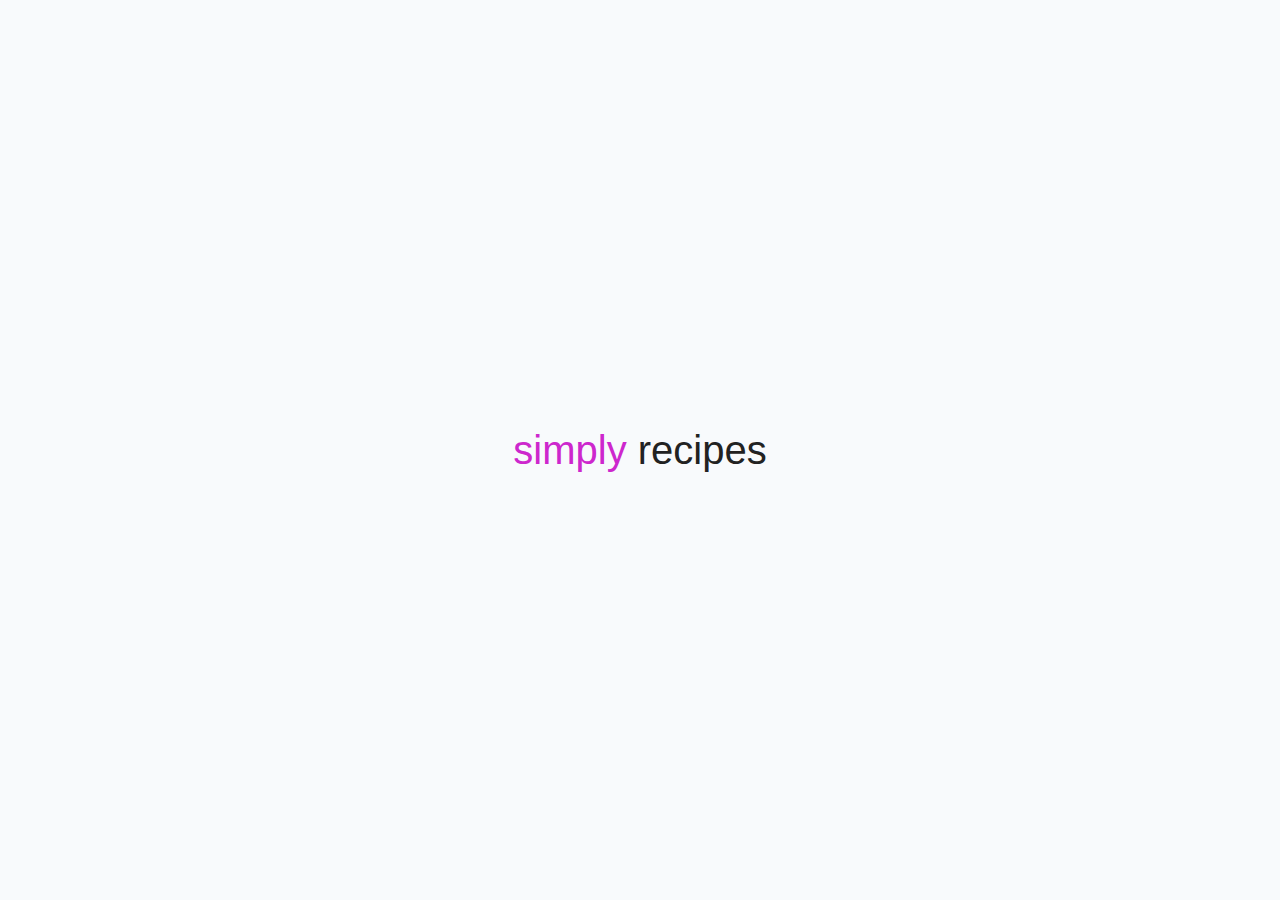
<file: simple recipes/index.html>
<!DOCTYPE html>
<html lang="en">
<head>
    <meta charset="UTF-8">
    <meta http-equiv="X-UA-Compatible" content="IE=edge">
    <meta name="viewport" content="width=device-width, initial-scale=1.0">
    <link rel="stylesheet" href="./css/style.css">
    <title>simply-recipes</title>
</head>
<body>
    <div id="container">
        <div id="logo" href="./index.html"> <a>simply</a> recipes</div>
    </div>
    <style>
    #logo{
    color: #222;
    font-size: 40px;
    word-spacing: 0px;
    cursor: pointer;
    height: fit-content;
    align-self: center;
    justify-self: center;

}
#logo a{
    color: rgb(205, 39, 205);
    box-shadow: 1 1 0 ;
    padding-bottom: 5px;

}
#container{
    width: 100%;
    height: 100%;
    display: flex;
    align-content: center;
    justify-content: center;

}
</style>
<script>
    setTimeout(()=>{
        window.open('./pages/home.html','_self');
    },2000);
</script>
</body>
</html>
</file>
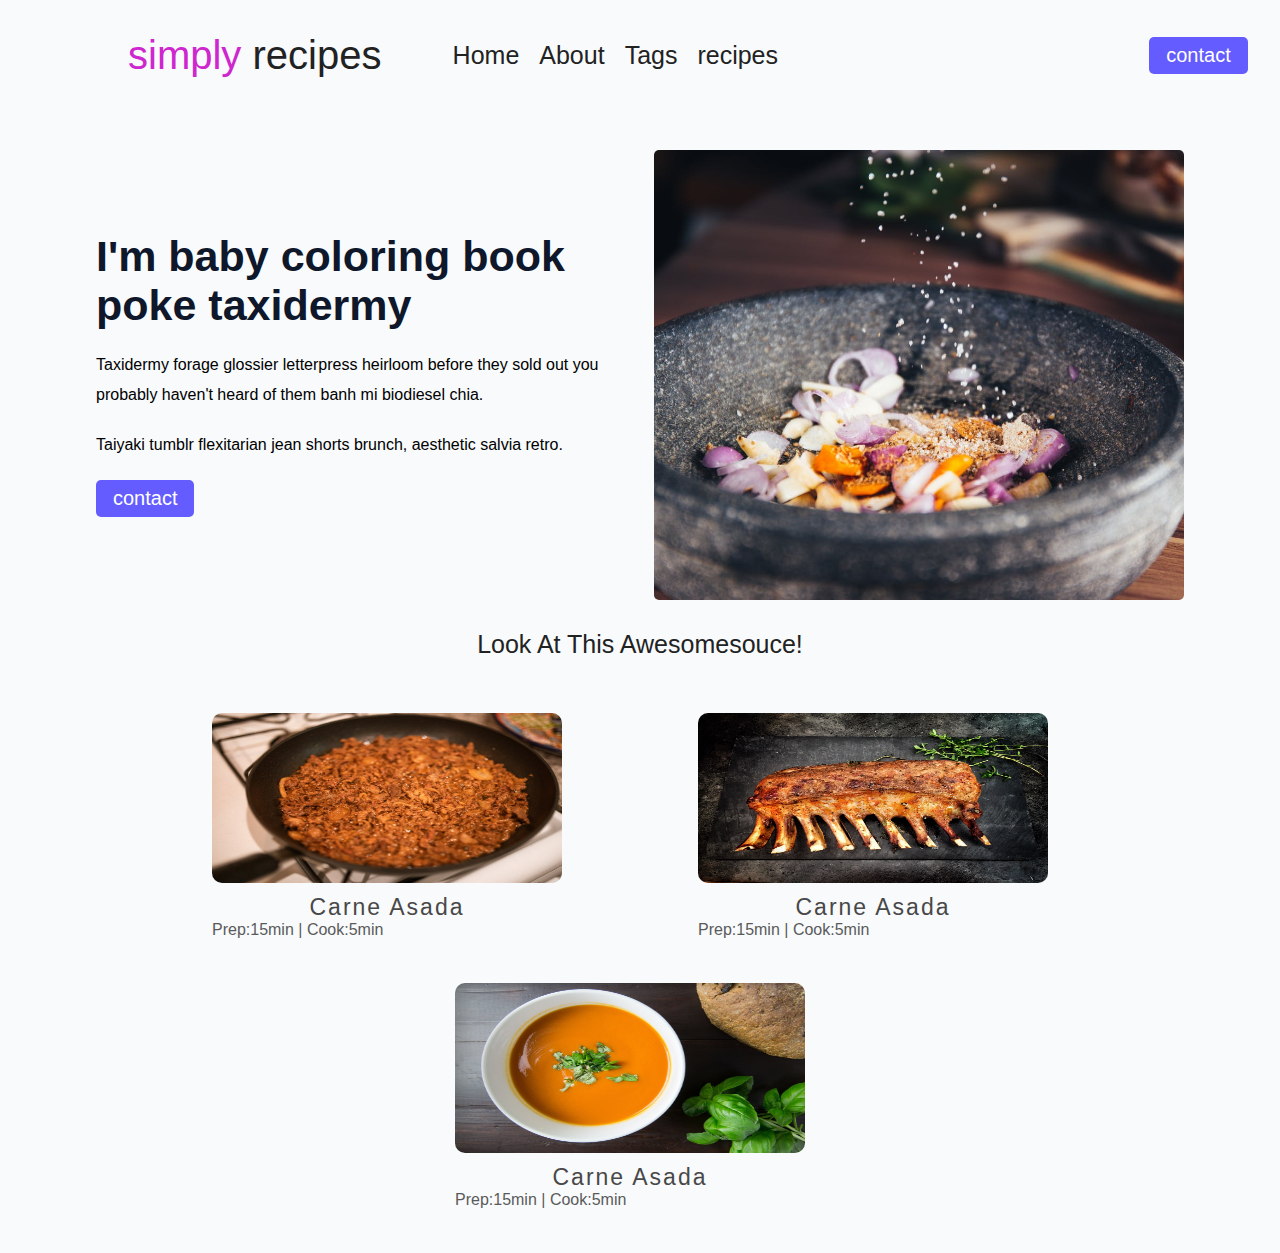
<file: simple recipes/pages/about.html>
<!DOCTYPE html>
<html lang="en">
<head>
    <meta charset="UTF-8">
    <meta http-equiv="X-UA-Compatible" content="IE=edge">
    <meta name="viewport" content="width=device-width, initial-scale=1.0">
    <link rel="stylesheet" href="../css/style.css">
    <link rel="stylesheet" href="../css/about.css">
    <link rel="stylesheet" href="../css/media.css">
    <title>about</title>
</head>
<body>
    <div id="pop-up">
        <ul id="mob-nav">
            <hr>
            <li class="mob-navelement" id="mob-nav-home">Home</li>
            <hr>
            <li class="mob-navelement" id="mob-nav-about">About</li>
            <hr>
            <li class="mob-navelement" id="mob-nav-tags">Tags</li>
            <hr>
            <li class="mob-navelement" id="mob-nav-recipes">recipes</li>
            <hr>
            <div id="mob-contact">contact</div>
        </ul>
    </div>
    <header>
        <div id="logo" href="./index.html"> <a>simply</a> recipes</div>
        <ul id="nav">
            <li class="navelement" id="nav-home">Home</li>
            <li class="navelement" id="nav-about">About</li>
            <li class="navelement" id="nav-tags">Tags</li>
            <li class="navelement" id="nav-recipes">recipes</li>
        </ul>
        <div id="contact">contact</div>
        <div id="hamburger">
            <img src="../img/hamburger.svg" alt="hamburger">
        </div>
    </header>
    <div id="main-body">
        <div id="container">
            <div id="intro">
                <div id="info">
                    <h1>I'm baby coloring book poke taxidermy</h1>
                    <p>Taxidermy forage glossier letterpress heirloom before they sold out you probably haven't heard of them banh mi biodiesel chia.</p>
                    <p>Taiyaki tumblr flexitarian jean shorts brunch, aesthetic salvia retro.</p>
                    <a id="contact" href="./contact.html">contact</a>
                </div>
                <div id="img">img</div>
                <!--<img src="../img/about.jpeg" alt="about-img">-->
            </div>
           
        </div>
        <h3>Look At This Awesomesouce!</h3>
        <div id="recipes">
            <div class="recipe">
                <img src="../img/recipe-1.jpeg" alt="recipe-1">
                <h1>Carne Asada</h1>
                <span class="prep">Prep:15min</span>
                <span class="cook">| Cook:5min</span>
            </div>
            <div class="recipe">
                <img src="../img/recipe-2.jpeg" alt="recipe-2">
                <h1>Carne Asada</h1>
                <span class="prep">Prep:15min</span>
                <span class="cook">| Cook:5min</span>
            </div>
            <div class="recipe">
                <img src="../img/recipe-3.jpeg" alt="recipe-3">
                <h1>Carne Asada</h1>
                <span class="prep">Prep:15min</span>
                <span class="cook">| Cook:5min</span>
            </div>
        </div>
    </div>
    <script src="../js/navigation.js"></script>
    <script src="../js/menu.js"></script>
</body>
</html>
</file>
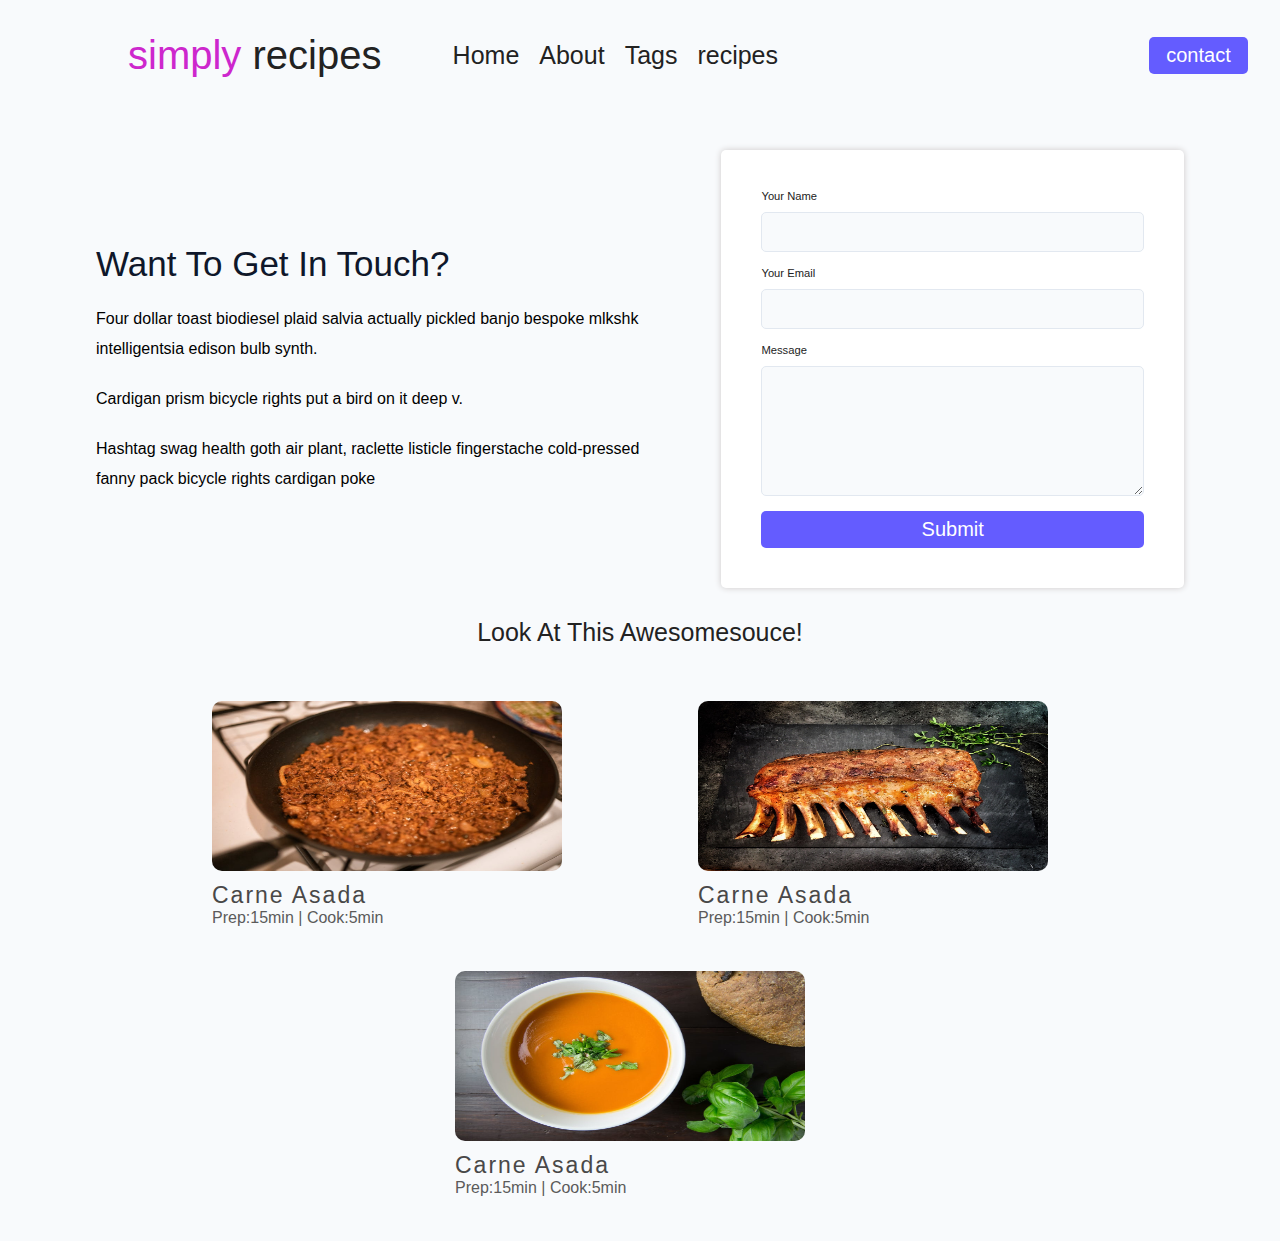
<file: simple recipes/pages/contact.html>
<!DOCTYPE html>
<html lang="en">
<head>
    <meta charset="UTF-8">
    <meta http-equiv="X-UA-Compatible" content="IE=edge">
    <meta name="viewport" content="width=device-width, initial-scale=1.0">
    <link rel="stylesheet" href="../css/style.css">
    <link rel="stylesheet" href="../css/contact.css">
    <link rel="stylesheet" href="../css/media.css">
    <title>contact</title>
</head>
<body>
    <div id="pop-up">
        <ul id="mob-nav">
            <hr>
            <li class="mob-navelement" id="mob-nav-home">Home</li>
            <hr>
            <li class="mob-navelement" id="mob-nav-about">About</li>
            <hr>
            <li class="mob-navelement" id="mob-nav-tags">Tags</li>
            <hr>
            <li class="mob-navelement" id="mob-nav-recipes">recipes</li>
            <hr>
            <div id="mob-contact">contact</div>
        </ul>
    </div>
    <header>
        <div id="logo" href="./index.html"> <a>simply</a> recipes</div>
        <ul id="nav">
            <li class="navelement" id="nav-home">Home</li>
            <li class="navelement" id="nav-about">About</li>
            <li class="navelement" id="nav-tags">Tags</li>
            <li class="navelement" id="nav-recipes">recipes</li>
        </ul>
        <div id="contact">contact</div>
        <div id="hamburger">
            <img src="../img/hamburger.svg" alt="hamburger">
        </div>
    </header>
    <div id="main-body">
        <div id="container">
            <div id="intro">
                <div id="info">
                    <h1>Want To Get In Touch?</h1>
                    <p>Four dollar toast biodiesel plaid salvia actually pickled banjo bespoke mlkshk intelligentsia edison bulb synth.</p>
                    <p>Cardigan prism bicycle rights put a bird on it deep v.</p>
                    <p>Hashtag swag health goth air plant, raclette listicle fingerstache cold-pressed fanny pack bicycle rights cardigan poke</p>
                </div>
                <form action="/">
                    <span>Your Name</span>
                    <input type="text">
                    <span>Your Email</span>
                    <input type="text">
                    <span>Message</span>
                    <textarea id="message"></textarea>
                    <button type="submit" id="submit">Submit</button>
                    
                </form>
                <!--<img src="../img/about.jpeg" alt="about-img">-->
            </div>
           
        </div>
        <h3>Look At This Awesomesouce!</h3>
        <div id="recipes">
            <div class="recipe">
                <img src="../img/recipe-1.jpeg" alt="recipe-1">
                <h1>Carne Asada</h1>
                <span class="prep">Prep:15min</span>
                <span class="cook">| Cook:5min</span>
            </div>
            <div class="recipe">
                <img src="../img/recipe-2.jpeg" alt="recipe-2">
                <h1>Carne Asada</h1>
                <span class="prep">Prep:15min</span>
                <span class="cook">| Cook:5min</span>
            </div>
            <div class="recipe">
                <img src="../img/recipe-3.jpeg" alt="recipe-3">
                <h1>Carne Asada</h1>
                <span class="prep">Prep:15min</span>
                <span class="cook">| Cook:5min</span>
            </div>
        </div>
    </div>
    <script src="../js/navigation.js"></script>
    <script src="../js/menu.js"></script>
</body>
</html>
</file>
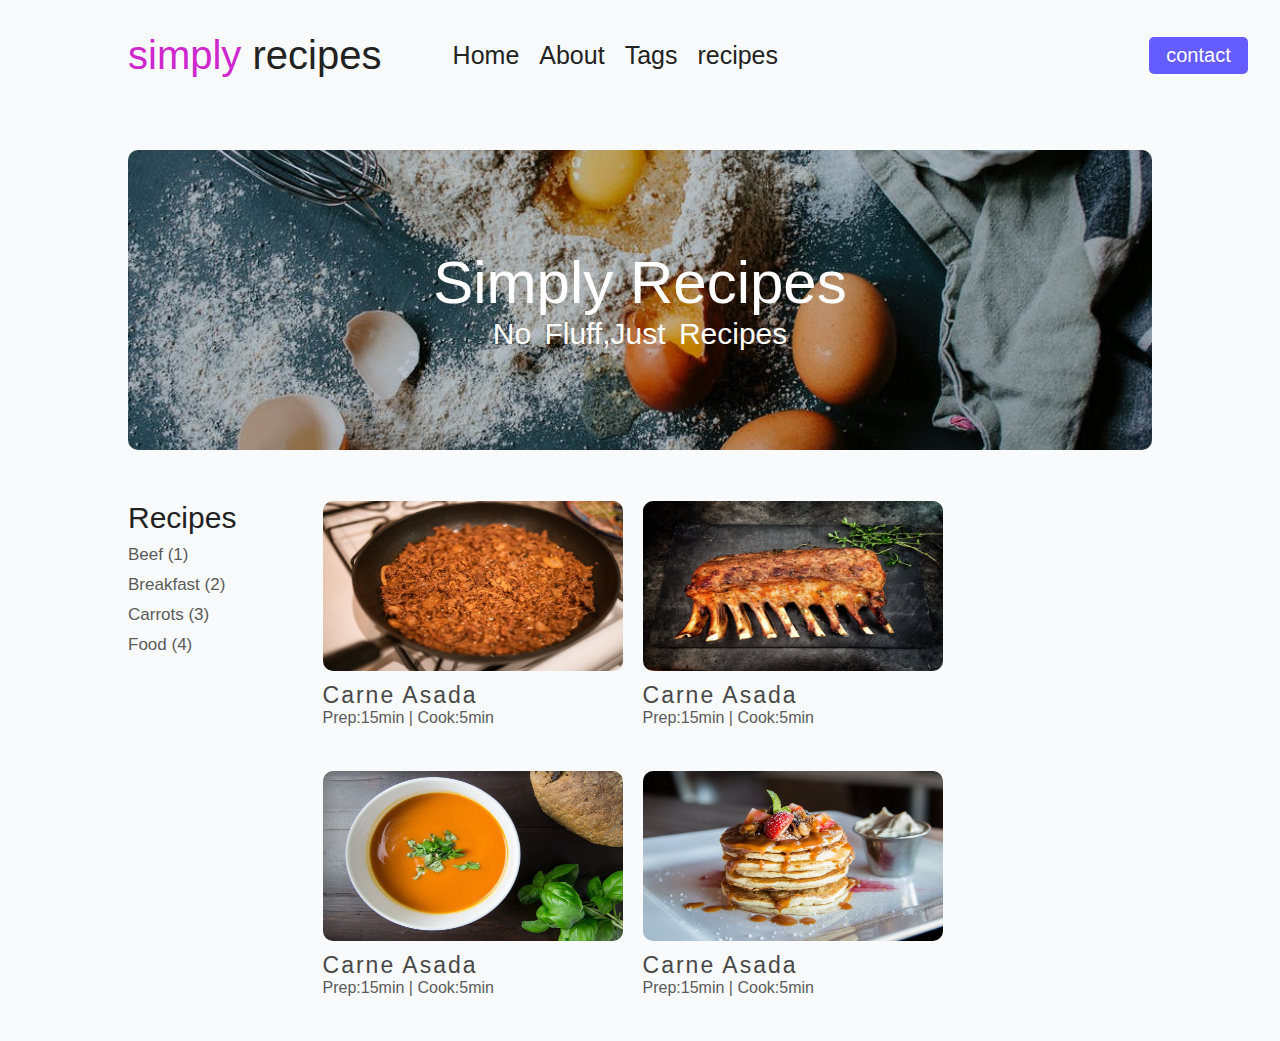
<file: simple recipes/pages/home.html>
<!DOCTYPE html>
<html lang="en">
<head>
    <meta charset="UTF-8">
    <meta http-equiv="X-UA-Compatible" content="IE=edge">
    <meta name="viewport" content="width=device-width, initial-scale=1.0">
    <link rel="stylesheet" href="../css/style.css">
    <link rel="stylesheet" href="../css/media.css">
    <title>simply-recipes</title>
</head>
<body>
    <div id="pop-up">
        <ul id="mob-nav">
            <hr>
            <li class="mob-navelement" id="mob-nav-home">Home</li>
            <hr>
            <li class="mob-navelement" id="mob-nav-about">About</li>
            <hr>
            <li class="mob-navelement" id="mob-nav-tags">Tags</li>
            <hr>
            <li class="mob-navelement" id="mob-nav-recipes">recipes</li>
            <hr>
            <div id="mob-contact">contact</div>
        </ul>
    </div>
    <header>
        <div id="logo" href="./index.html"> <a>simply</a> recipes</div>
        <ul id="nav">
            <li class="navelement" id="nav-home">Home</li>
            <li class="navelement" id="nav-about">About</li>
            <li class="navelement" id="nav-tags">Tags</li>
            <li class="navelement" id="nav-recipes">recipes</li>
        </ul>
        <div id="contact">contact</div>
        <div id="hamburger">
            <img src="../img/hamburger.svg" alt="hamburger">
        </div>
    </header>

    <div id="main-body">
        <div id="no-fluff">
            <h1>Simply Recipes</h1>
            <p>No Fluff,Just Recipes</p>
        </div>
        <div id="container">
        <div id="tags">
            <h1>Recipes</h1>
            <span class="tags-element">Beef (1)</span>
            <span class="tags-element">Breakfast (2)</span>
            <span class="tags-element">Carrots (3)</span>
            <span class="tags-element">Food (4)</span>
        </div>
        <div id="recipes">
            <div class="recipe">
                <img src="../img/recipe-1.jpeg" alt="recipe-1">
                <h1>Carne Asada</h1>
                <span class="prep">Prep:15min</span>
                <span class="cook">| Cook:5min</span>
            </div>
            <div class="recipe">
                <img src="../img/recipe-2.jpeg" alt="recipe-2">
                <h1>Carne Asada</h1>
                <span class="prep">Prep:15min</span>
                <span class="cook">| Cook:5min</span>
            </div>
            <div class="recipe">
                <img src="../img/recipe-3.jpeg" alt="recipe-3">
                <h1>Carne Asada</h1>
                <span class="prep">Prep:15min</span>
                <span class="cook">| Cook:5min</span>
            </div>
            <div class="recipe">
                <img src="../img/recipe-4.jpeg" alt="recipe-4">
                <h1>Carne Asada</h1>
                <span class="prep">Prep:15min</span>
                <span class="cook">| Cook:5min</span>
            </div>
        </div>
    </div>
    </div>
    <script src="../js/navigation.js"></script>
    <script src="../js/menu.js"></script>

</body>
</html>
</file>
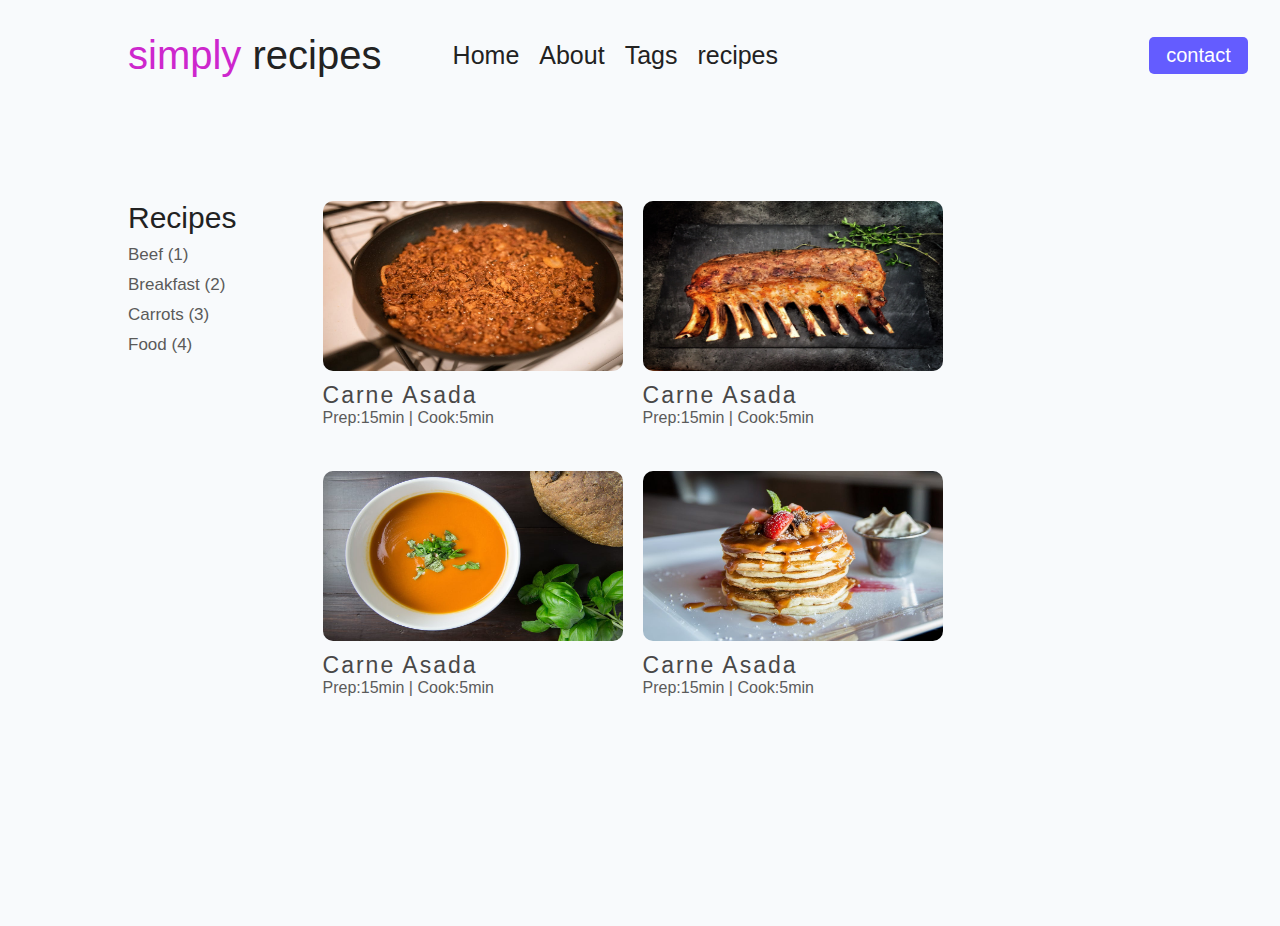
<file: simple recipes/pages/recipes.html>
<!DOCTYPE html>
<html lang="en">
<head>
    <meta charset="UTF-8">
    <meta http-equiv="X-UA-Compatible" content="IE=edge">
    <meta name="viewport" content="width=device-width, initial-scale=1.0">
    <link rel="stylesheet" href="../css/style.css">
    <link rel="stylesheet" href="../css/media.css">
    <title>recipes</title>
</head>
<body>
    <div id="pop-up">
        <ul id="mob-nav">
            <hr>
            <li class="mob-navelement" id="mob-nav-home">Home</li>
            <hr>
            <li class="mob-navelement" id="mob-nav-about">About</li>
            <hr>
            <li class="mob-navelement" id="mob-nav-tags">Tags</li>
            <hr>
            <li class="mob-navelement" id="mob-nav-recipes">recipes</li>
            <hr>
            <div id="mob-contact">contact</div>
        </ul>
    </div>
    <header>
        <div id="logo" href="./index.html"> <a>simply</a> recipes</div>
        <ul id="nav">
            <li class="navelement" id="nav-home">Home</li>
            <li class="navelement" id="nav-about">About</li>
            <li class="navelement" id="nav-tags">Tags</li>
            <li class="navelement" id="nav-recipes">recipes</li>
        </ul>
        <div id="contact">contact</div>
        <div id="hamburger">
            <img src="../img/hamburger.svg" alt="hamburger">
        </div>
    </header>
    <div id="main-body">
        <div id="container">
        <div id="tags">
            <h1>Recipes</h1>
            <span class="tags-element">Beef (1)</span>
            <span class="tags-element">Breakfast (2)</span>
            <span class="tags-element">Carrots (3)</span>
            <span class="tags-element">Food (4)</span>
        </div>
        <div id="recipes">
            <div class="recipe">
                <img src="../img/recipe-1.jpeg" alt="recipe-1">
                <h1>Carne Asada</h1>
                <span class="prep">Prep:15min</span>
                <span class="cook">| Cook:5min</span>
            </div>
            <div class="recipe">
                <img src="../img/recipe-2.jpeg" alt="recipe-2">
                <h1>Carne Asada</h1>
                <span class="prep">Prep:15min</span>
                <span class="cook">| Cook:5min</span>
            </div>
            <div class="recipe">
                <img src="../img/recipe-3.jpeg" alt="recipe-3">
                <h1>Carne Asada</h1>
                <span class="prep">Prep:15min</span>
                <span class="cook">| Cook:5min</span>
            </div>
            <div class="recipe">
                <img src="../img/recipe-4.jpeg" alt="recipe-4">
                <h1>Carne Asada</h1>
                <span class="prep">Prep:15min</span>
                <span class="cook">| Cook:5min</span>
            </div>
        </div>
    </div>
    </div>
    <script src="../js/navigation.js"></script>
    <script src="../js/menu.js"></script>
</body>
</html>
</file>
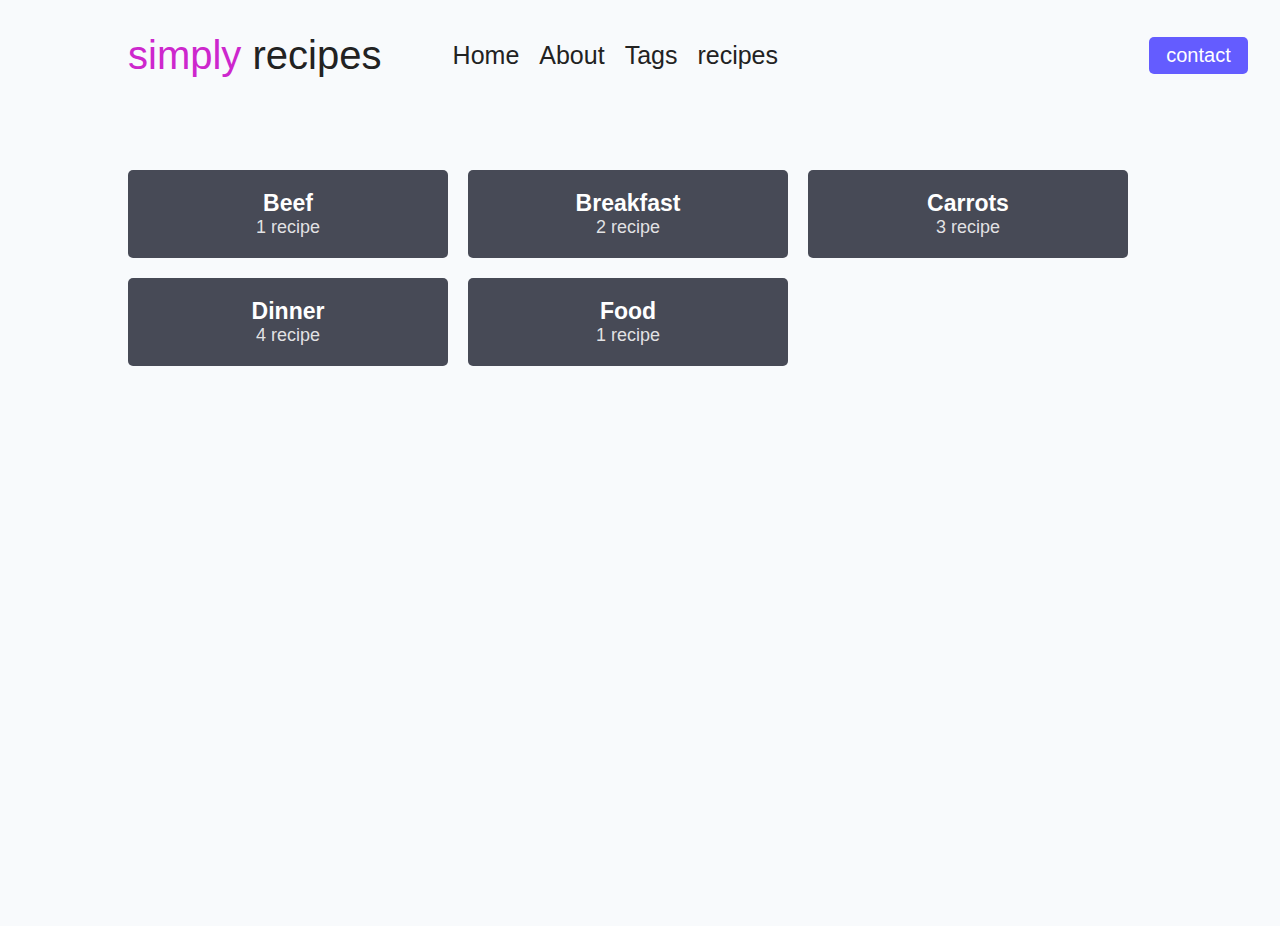
<file: simple recipes/pages/tags.html>
<!DOCTYPE html>
<html lang="en">
<head>
    <meta charset="UTF-8">
    <meta http-equiv="X-UA-Compatible" content="IE=edge">
    <meta name="viewport" content="width=device-width, initial-scale=1.0">
    <link rel="stylesheet" href="../css/style.css">
    <link rel="stylesheet" href="../css/tags.css">
    <link rel="stylesheet" href="../css/media.css">
    <title>tags</title>
</head>
<body>
    <div id="pop-up">
        <ul id="mob-nav">
            <hr>
            <li class="mob-navelement" id="mob-nav-home">Home</li>
            <hr>
            <li class="mob-navelement" id="mob-nav-about">About</li>
            <hr>
            <li class="mob-navelement" id="mob-nav-tags">Tags</li>
            <hr>
            <li class="mob-navelement" id="mob-nav-recipes">recipes</li>
            <hr>
            <div id="mob-contact">contact</div>
        </ul>
    </div>
    <header>
        <div id="logo" href="./index.html"> <a>simply</a> recipes</div>
        <ul id="nav">
            <li class="navelement" id="nav-home">Home</li>
            <li class="navelement" id="nav-about">About</li>
            <li class="navelement" id="nav-tags">Tags</li>
            <li class="navelement" id="nav-recipes">recipes</li>
        </ul>
        <div id="contact">contact</div>
        <div id="hamburger">
            <img src="../img/hamburger.svg" alt="hamburger">
        </div>
    </header>
    <div id="main-body">
        <div id="container">
            <div class="tag">
                <h1>Beef</h1>
                <span>1 recipe</span>
            </div>
            <div class="tag">
                <h1>Breakfast</h1>
                <span>2 recipe</span>
            </div>
            <div class="tag">
                <h1>Carrots</h1>
                <span>3 recipe</span>
            </div>
            <div class="tag">
                <h1>Dinner</h1>
                <span>4 recipe</span>   
            </div>
            <div class="tag">
                <h1>Food</h1>
                <span>1 recipe</span>   
            </div>
        </div>
    </div>
    <script src="../js/navigation.js"></script>
    <script src="../js/menu.js"></script>
</body>
</html>
</file>
<file: simple recipes/css/style.css>
:root{
    --black1: #222;
    --black2: rgb(73, 72, 72);
    --black-Secondary:rgb(91, 90, 90);
    --violet:#645cff;
}
*{
    box-sizing: border-box;
    padding: 0%;
    margin: 0%;
    font-family: Arial, Helvetica, sans-serif;
    color: var(--black1);
}
body,html{
    width: 100%;
    height: 100%;
    display: block;
    background-color: #f8fafc;
    padding: 0%;
    margin: 0%;
}
header{
    width: 100%;
    height: 60px;
    display: flex;
    align-items: center;
    margin-top: 2%;
   /* justify-content: space-around;*/
}
header #logo{
    color: var(--black1);
    font-size: 40px;
    margin-left: 10%;
    word-spacing: 0px;
    cursor: pointer;

}
#logo a{
    color: rgb(205, 39, 205);
    box-shadow: 1 1 0 ;
    padding-bottom: 5px;

}
header #nav{
    display: flex;
    width: auto;
    flex-direction: row;
    height: fit-content;
    align-self: center;
    margin-left: 4%;
    
}
#nav .navelement{
    width: fit-content;
    display: block;
    margin-left: 20px;
    font-size: 25px;
}
#nav .navelement:hover{
    color: var(--violet);
    cursor: pointer;
}
header #contact{
    display: block;
    color: white;
    background-color: var(--violet);
    border-radius: 5px;
    font-size:20px;
    padding: 17px;
    padding-top: 7px;
    padding-bottom: 7px;
    margin-left: 29%;
}
#hamburger{
    display: none;
}
#pop-up{
    display: none;
}
#main-body{
    width: 80%;
    display: block;
    margin: 0 auto;
    margin-top: 5%;
}
#no-fluff{
    width: 100%;
    height: 300px;
    display: flex;
    background-image: url(../img/main.jpeg);
    background-position: center;
    background-repeat: no-repeat;
    background-size:cover;
    border-radius: 10px;
    align-content: center;
    justify-content: center;
    flex-direction: column;
    font-family: 'Gotham';
}
#no-fluff h1,p{
    color: #fff;
    align-self: center;
    justify-self: center;
    width: fit-content;
    display: block;
}
#no-fluff h1{
    font-size: 60px;
    font-weight: 200;
}
#no-fluff p{
    font-size: 30px;
    word-spacing: 5px;
}
#container{
    display:flex;
    flex-direction: row;
}
#tags{
    width: 19%;
    margin-top: 5%;
    display: flex;
    flex-direction: column;
}
#tags h1{
    font-size: 30px;
    font-family:  Helvetica, sans-serif;
    font-weight: 100;
}
#tags .tags-element{
    margin-top: 10px;
    font-size: 17px;
    color: var(--black-Secondary);
}
#recipes{
    width: 81%;
    display: flex;
    margin-top: 5%;
    flex-direction: row;
    flex-wrap: wrap;
}
.recipe{
    width: 300px;
    height: 270px;
    display: block;
    border-radius: 10px;
    margin-right: 20px;
}
.recipe img{
    width: 300px;
    height: 170px;
    border-radius: 10px;
}
.recipe h1{
    font-weight: 200;
    font-size: 23px;
    letter-spacing: 2px;
    color: var(--black2);
    margin-top: 7px;
}
.recipe span{
    margin-top: 7px;
    color: var(--black-Secondary);
}
</file>
<file: simple recipes/css/about.css>
#main-body{
    width: 85%;
}
#intro{
    width: 100%;
    display: flex;
    flex-direction: row;
}
#intro #info{
    display: flex;
    
    width: max-content;
    flex-direction: column;
    align-content: center;
    justify-content: center;
}
h1{
    font-size: 43px;
    color: #0f172a;
    align-self: center;
    justify-self: center;
}
p{
    color: #000;
   justify-self: left;
   /* align-self: center;*/
   width: 100%;
   text-align: left;
   margin-top: 20px;
   line-height: 30px;
}
#info #contact{
    width: fit-content;
    display: block;
    color: white;
    background-color: #645cff;
    border-radius: 5px;
    font-size:20px;
    padding: 17px;
    padding-top: 7px;
    padding-bottom: 7px;
    margin-top: 20px;
    text-decoration: none;
}
#intro #img{
    width: 850px;
    height: 450px;
    background-image: url(../img/about.jpeg);
    background-position: center;
    background-size: cover;
    color: transparent;
    border-radius: 5px;
}
h3{
    width: 100%;
    display: block;
    text-align: center;
    margin-top: 30px;
    font-size: 25px;
    font-weight: 200;
}
#recipes{
    width: 100%;
    justify-content: space-evenly;
}
.recipe{
    width: 350px;
    height: 270px;
    display: block;
    border-radius: 10px;
    margin-right: 20px;
}
.recipe img{
    width: 350px;
    height: 170px;
    border-radius: 10px;
}
</file>
<file: simple recipes/css/media.css>
@media(max-width:800px){
    body,html{
        width: 100%;
        height: 100%;
        display: block;
        background-color: #f8fafc;
    }
   /* body{
        overflow: hidden;
    }*/
    header{
        justify-content: space-between;
    }
   header #nav,header #contact{
        display: none;
    }
    header #logo{
        font-size: 20px;
        margin-left: 5%;
    }
    #hamburger{
        display: block;
        padding: 5px;
        background-color: #645cff;
        border-radius: 10px;
        margin-right: 10px;
    }
    #hamburger img{
        width: 30px;
        display: block;
    }
    #pop-up{
        width: 100%;
        height: 100%;
        display: none;
        align-content: center;
        justify-content: center;
        position: absolute;
        z-index: 50;
        background-color: rgba(231, 236, 248, 0.848);
        top: 0;
    }
    #mob-nav{
        display: flex;
        flex-direction: column;
        background-color: #ffff;
        position: absolute;
        width: 90%;
        list-style-type: none;
        top: 70px;
        padding-top: 20px;
        padding-bottom: 20px;
    }
    .mob-navelement{
        font-size: 25px;
        font-weight: 100;
        width: 100%;
        text-align: center;
        margin-top: 20px;
        margin-bottom: 20px;
    }
    #mob-nav #mob-contact{
        width: fit-content;
        display: block;
        color: white;
        background-color: var(--violet);
        border-radius: 5px;
        font-size:20px;
        padding: 17px;
        padding-top: 7px;
        padding-bottom: 7px;
        align-self: center;
        margin-top: 20px;

    }
    #main-body{
        width: 95%;
        display: block;
        margin: 0 auto;
        margin-top: 5%;
    }
    /*home/////////////////*/
    #no-fluff{
        margin: 0px;
        padding: 0px;
        width: 100%;
    }
    #no-fluff h1{
        font-size: 35px;
        font-weight: 200;
    }
    #no-fluff p{
        font-size: 20px;
        word-spacing: 5px;
    }
    #container{
        display:flex;
        flex-direction: column-reverse;
    }
    .recipe{
        width: 100%;
        height: 270px;
        display: block;
        border-radius: 10px;
        margin-right: 0px;
    }
    .recipe img{
        width: 100%;
        height: 170px;
        border-radius: 10px;
        display: block;
        margin: 0 auto;
    }
    #recipes,#tags{
        width: 100%;
    }
    #no-fluff{
        width: 100%;
    }
    #tags h1{
        font-size: 30px;
        font-family:  Helvetica, sans-serif;
        font-weight: 100;
        width: fit-content;
        width: 100%;
    }
    #tags{
        width: fit-content;
        flex-direction: row;
        flex-wrap: wrap;
    }
    .tags-element{
        margin-right: 20px;
    }
    /*tags/////////////////*/
    .tag{
        align-self: center;
        justify-self: center;
        margin-right: 0px;
    }
    /*about/////////////////*/
    #intro{
        flex-direction: column-reverse;
    }
    #intro #info,#intro #img{
        width: 100%;
    }
    /*contact///////////////*/
    form{
        width: 100%;
        margin-left: 0px;
    }
    #intro{
        width: 100%;
    }
}
</file>
<file: simple recipes/css/contact.css>
#main-body{
    width: 85%;
}
#intro{
    width: 100%;
    display: flex;
    flex-direction: row;
}
#intro #info{
    display: flex;
    padding-right: 10px;
    width: max-content;
    flex-direction: column;
    align-content: center;
    justify-content: center;
    width: 60%;
}
h1{
    font-size: 35px;
    color: #0f172a;
    align-self: left;
    justify-self: left;
    font-weight: 200;
}
p{
    color: #000;
   justify-self: left;
   /* align-self: center;*/
   width: 100%;
   text-align: left;
   margin-top: 20px;
   line-height: 30px;
}
h3{
    width: 100%;
    display: block;
    text-align: center;
    margin-top: 30px;
    font-size: 25px;
    font-weight: 200;
}
#recipes{
    width: 100%;
    justify-content: space-evenly;
}
.recipe{
    width: 350px;
    height: 270px;
    display: block;
    border-radius: 10px;
    margin-right: 20px;
}
.recipe img{
    width: 350px;
    height: 170px;
    border-radius: 10px;
}
form{
    display: flex;
    flex-direction: column;
    padding: 40px;
    width: 500px;
    background-color: #fff;
    box-shadow: rgb(205, 201, 201) 0px 0px 6px 0px;
    margin-left: 30px;
    border-radius: 5px;
}
form span{
    width: 100%;
    text-align: left;
    font-size: 0.7em;
    margin-bottom: 10px;
}
form input, #message{
    width: 100%;
    height: 40px;
    border-radius: 5px;
    background-color: #f8fafc;
    margin-bottom: 15px;
    border: solid #e2e8f0 1px;


}
#message{
    height: 130px;
}
#submit{
    display: block;
    color: white;
    background-color: #645cff;
    border-radius: 5px;
    font-size:20px;
    padding: 17px;
    padding-top: 7px;
    padding-bottom: 7px;
    border: transparent;
}
</file>
<file: simple recipes/css/tags.css>
#container{
    flex-wrap: wrap;
}
.tag{
    background-color: rgb(71, 74, 86);
    width: 320px;
    display: block;
  padding: 20px;
 /*   padding-left: 120px;
    padding-right: 120px;*/
    border-radius: 5px;
    margin-top: 20px;
    margin-right: 20px;

}
.tag h1{
    color: #fff;
    font-size: 23px;
    text-align: center;
}
.tag span{
    color: rgba(255, 255, 255, 0.846);
    font-size: 18px;
    text-align: center;
    width: 100%;
    display: block;
    margin: 0px;
}
</file>
